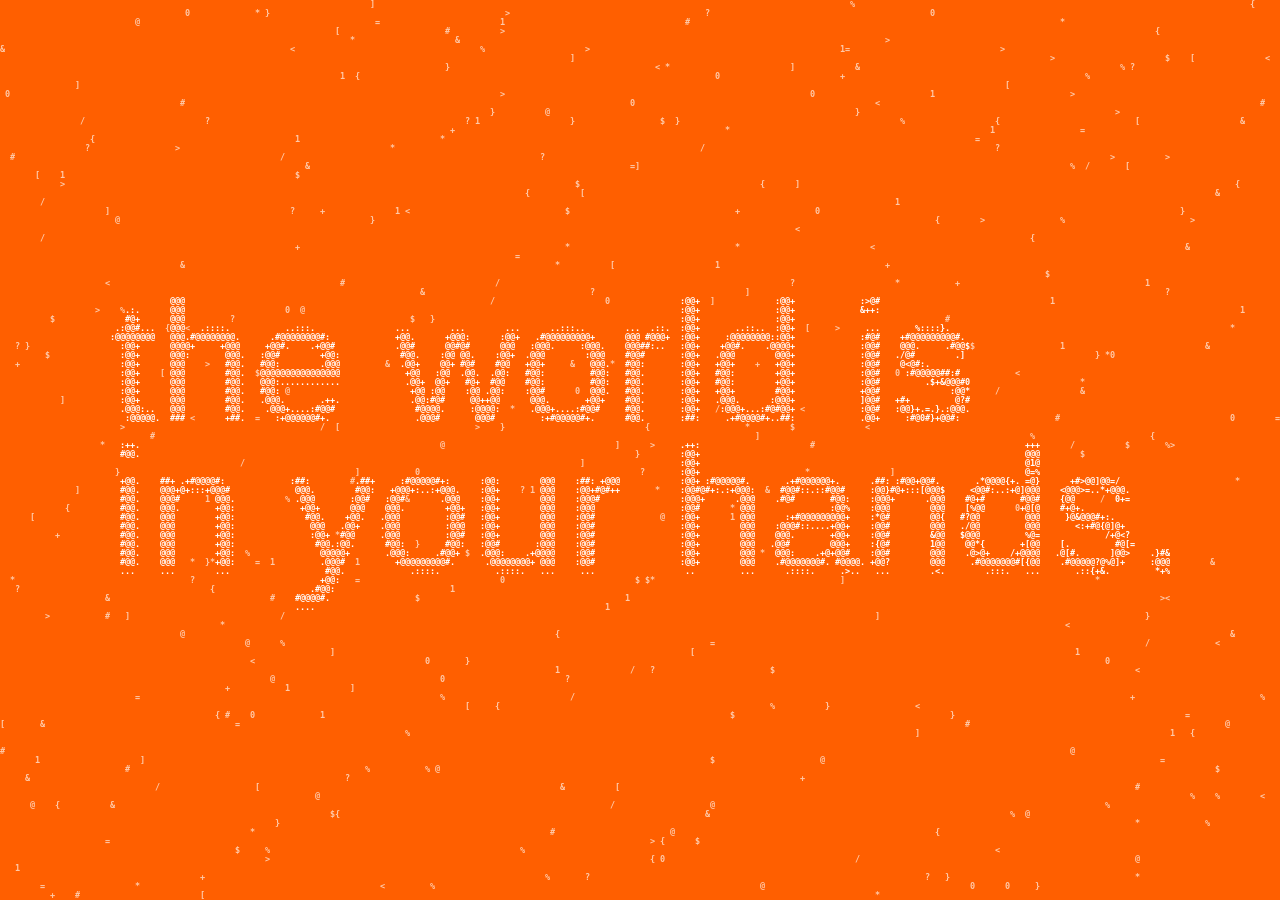
<file: index.html>
<!doctype html>
<html lang="en" class="home">
<head>
<meta charset="utf-8">
<meta name="viewport" content="width=device-width, initial-scale=1">
<title>Lennert Jessen</title>
<meta name="description" content="Lennert Jessen, GenAI engineer in Denmark.">
<link rel="stylesheet" href="style.css">
<script>try { if (!matchMedia('(prefers-reduced-motion: reduce)').matches && (!sessionStorage.getItem('ws-intro') || (performance.getEntriesByType('navigation')[0] || {}).type === 'reload')) document.documentElement.classList.add('intro', 'intro-orange') } catch (e) {}</script>
</head>
<body>
<header id="masthead">
<h1 class="site-title"><a href="index.html">Lennert Jessen</a></h1>
<h2 class="site-tagline">Head of Curiosity</h2>
</header>
<button id="menu-toggle" aria-label="Menu" aria-expanded="false"><span></span><span></span><span></span></button>
<nav id="primary"><ul><li><a href="intro.html">intro</a></li><li><a href="bio.html">bio</a></li><li><a href="projects.html">projects</a></li><li><a href="content.html">content i like</a></li><li><a href="contacts.html">contacts</a></li></ul></nav>
<main id="home">
<h2 class="sr-only">The world is in your hands.</h2>
<p id="hint">drag the globe</p>
</main>
<script src="menu.js"></script>
<script src="globe.js"></script>
<script src="intro.js"></script>
</body>
</html>
</file>
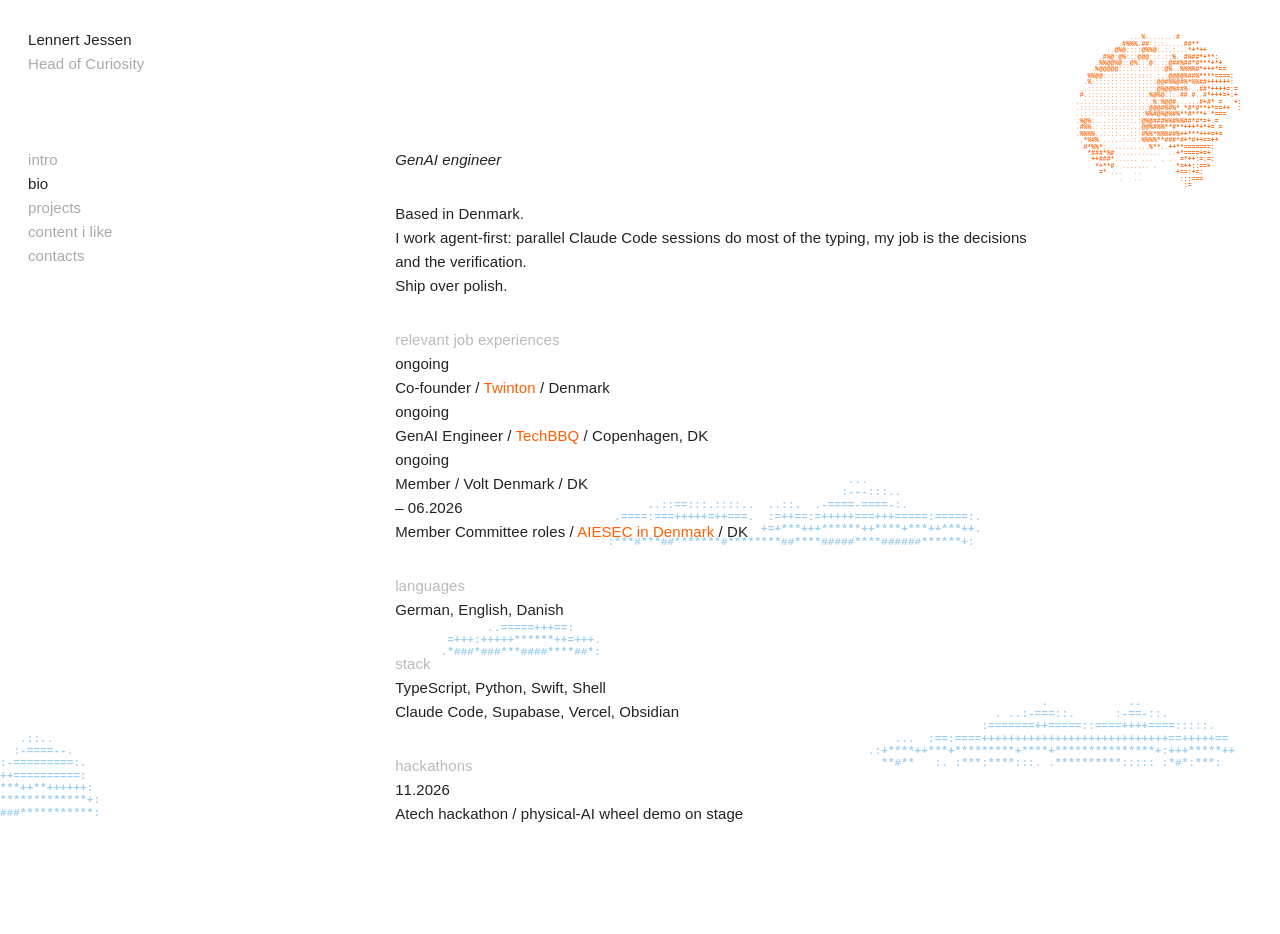
<file: bio.html>
<!doctype html>
<html lang="en">
<head>
<meta charset="utf-8">
<meta name="viewport" content="width=device-width, initial-scale=1">
<title>bio – Lennert Jessen</title>
<meta name="description" content="Lennert Jessen, GenAI engineer in Denmark.">
<link rel="stylesheet" href="style.css">
</head>
<body>
<header id="masthead">
<h1 class="site-title"><a href="index.html">Lennert Jessen</a></h1>
<h2 class="site-tagline">Head of Curiosity</h2>
</header>
<button id="menu-toggle" aria-label="Menu" aria-expanded="false"><span></span><span></span><span></span></button>
<nav id="primary"><ul><li><a href="intro.html">intro</a></li><li class="current"><a href="bio.html">bio</a></li><li><a href="projects.html">projects</a></li><li><a href="content.html">content i like</a></li><li><a href="contacts.html">contacts</a></li></ul></nav>
<main id="content" class="entry-content">
<p><em>GenAI engineer</em></p>

<p>Based in Denmark.<br>I work agent-first: parallel Claude Code sessions do most of the typing, my job is the decisions and the verification.<br>Ship over polish.</p>

<p><span class="label">relevant job experiences</span><br>
ongoing<br>Co-founder / <a href="https://twinton.ai" target="_blank" rel="noreferrer noopener">Twinton</a> / Denmark<br>
ongoing<br>GenAI Engineer / <a href="https://techbbq.dk/" target="_blank" rel="noreferrer noopener">TechBBQ</a> / Copenhagen, DK<br>
ongoing<br>Member / Volt Denmark / DK<br>
&ndash; 06.2026<br>Member Committee roles / <a href="https://www.aiesec.dk" target="_blank" rel="noreferrer noopener">AIESEC in Denmark</a> / DK</p>

<p><span class="label">languages</span><br>German, English, Danish</p>

<p><span class="label">stack</span><br>TypeScript, Python, Swift, Shell<br>Claude Code, Supabase, Vercel, Obsidian</p>

<p><span class="label">hackathons</span><br>11.2026<br>Atech hackathon / physical-AI wheel demo on stage</p>
</main>
<script src="menu.js"></script>
<script src="globe.js"></script>
<script src="clouds.js"></script>
</body>
</html>
</file>
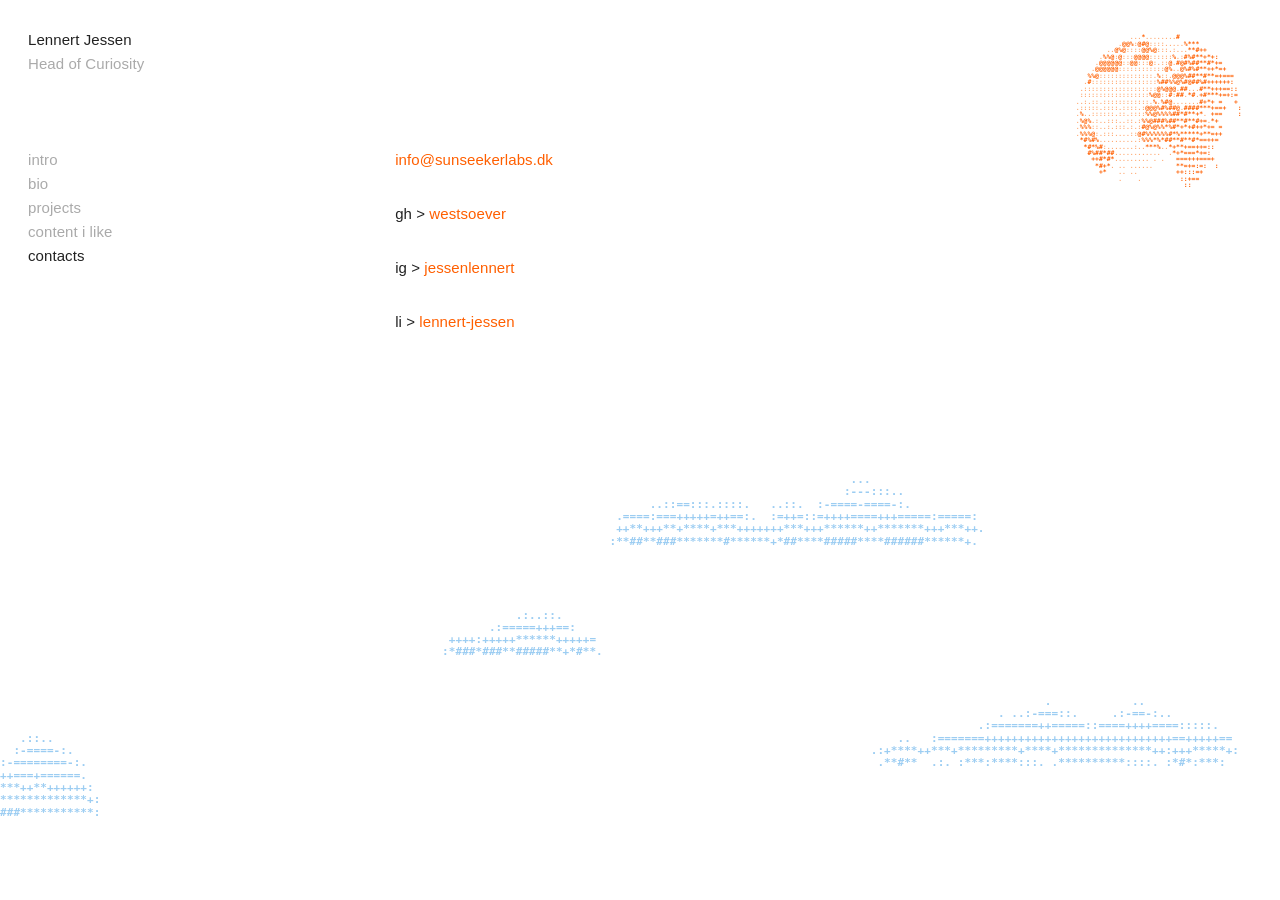
<file: contacts.html>
<!doctype html>
<html lang="en">
<head>
<meta charset="utf-8">
<meta name="viewport" content="width=device-width, initial-scale=1">
<title>contacts – Lennert Jessen</title>
<meta name="description" content="Lennert Jessen, GenAI engineer in Denmark.">
<link rel="stylesheet" href="style.css">
</head>
<body>
<header id="masthead">
<h1 class="site-title"><a href="index.html">Lennert Jessen</a></h1>
<h2 class="site-tagline">Head of Curiosity</h2>
</header>
<button id="menu-toggle" aria-label="Menu" aria-expanded="false"><span></span><span></span><span></span></button>
<nav id="primary"><ul><li><a href="intro.html">intro</a></li><li><a href="bio.html">bio</a></li><li><a href="projects.html">projects</a></li><li><a href="content.html">content i like</a></li><li class="current"><a href="contacts.html">contacts</a></li></ul></nav>
<main id="content" class="entry-content">
<p><a href="mailto:info@sunseekerlabs.dk">info@sunseekerlabs.dk</a></p>

<p>gh &gt; <a href="https://github.com/westsoever" target="_blank" rel="noreferrer noopener">westsoever</a></p>

<p>ig &gt; <a href="https://www.instagram.com/jessenlennert/" target="_blank" rel="noreferrer noopener">jessenlennert</a></p>

<p>li &gt; <a href="https://www.linkedin.com/in/lennert-jessen" target="_blank" rel="noreferrer noopener">lennert-jessen</a></p>
</main>
<script src="menu.js"></script>
<script src="globe.js"></script>
<script src="clouds.js"></script>
</body>
</html>
</file>
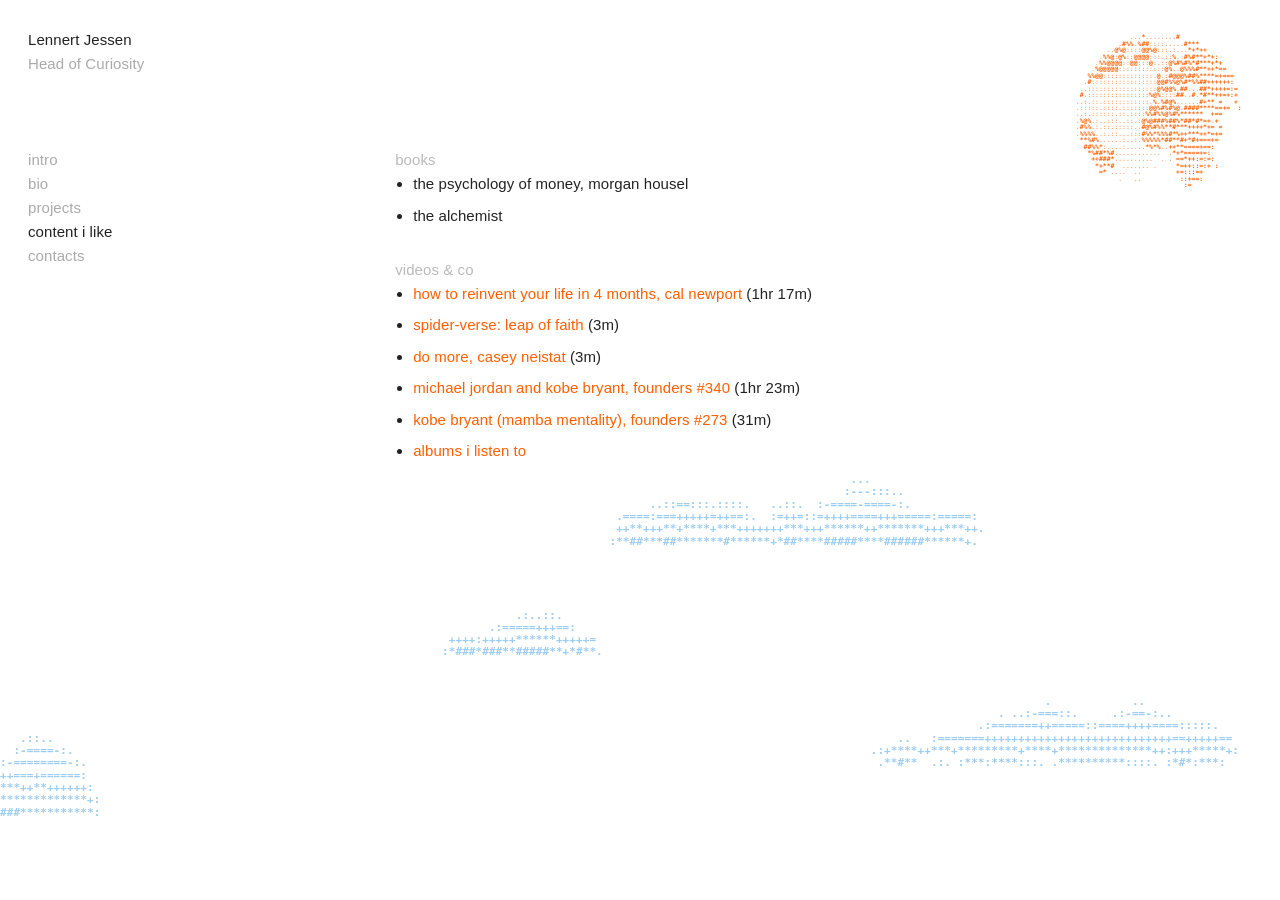
<file: content.html>
<!doctype html>
<html lang="en">
<head>
<meta charset="utf-8">
<meta name="viewport" content="width=device-width, initial-scale=1">
<title>content i like – Lennert Jessen</title>
<meta name="description" content="Lennert Jessen, GenAI engineer in Denmark.">
<link rel="stylesheet" href="style.css">
</head>
<body>
<header id="masthead">
<h1 class="site-title"><a href="index.html">Lennert Jessen</a></h1>
<h2 class="site-tagline">Head of Curiosity</h2>
</header>
<button id="menu-toggle" aria-label="Menu" aria-expanded="false"><span></span><span></span><span></span></button>
<nav id="primary"><ul><li><a href="intro.html">intro</a></li><li><a href="bio.html">bio</a></li><li><a href="projects.html">projects</a></li><li class="current"><a href="content.html">content i like</a></li><li><a href="contacts.html">contacts</a></li></ul></nav>
<main id="content" class="entry-content">
<div>
<span class="label">books</span>
<ul>
<li>the psychology of money, morgan housel</li>
<li>the alchemist</li>
</ul>
</div>
<div>
<span class="label">videos &amp; co</span>
<ul>
<li><a href="https://www.youtube.com/watch?v=0G7Wu4DnDaw" target="_blank" rel="noreferrer noopener">how to reinvent your life in 4 months, cal newport</a> (1hr 17m)</li>
<li><a href="https://www.youtube.com/watch?v=zDME7QO6_tM" target="_blank" rel="noreferrer noopener">spider-verse: leap of faith</a> (3m)</li>
<li><a href="https://www.youtube.com/watch?v=ZwYy4scOJi8" target="_blank" rel="noreferrer noopener">do more, casey neistat</a> (3m)</li>
<li><a href="https://podcasts.apple.com/us/podcast/340-michael-jordan-and-kobe-bryant/id1141877104?i=1000647681995" target="_blank" rel="noreferrer noopener">michael jordan and kobe bryant, founders #340</a> (1hr 23m)</li>
<li><a href="https://podcasts.apple.com/us/podcast/273-kobe-bryant-mamba-mentality/id1141877104?i=1000583974216" target="_blank" rel="noreferrer noopener">kobe bryant (mamba mentality), founders #273</a> (31m)</li>
<li><a href="https://open.spotify.com/playlist/4ZHGhjj2CsSYqwDnIMEx8d?si=ca746013ad4e4006" target="_blank" rel="noreferrer noopener">albums i listen to</a></li>
</ul>
</div>
</main>
<script src="menu.js"></script>
<script src="globe.js"></script>
<script src="clouds.js"></script>
</body>
</html>
</file>
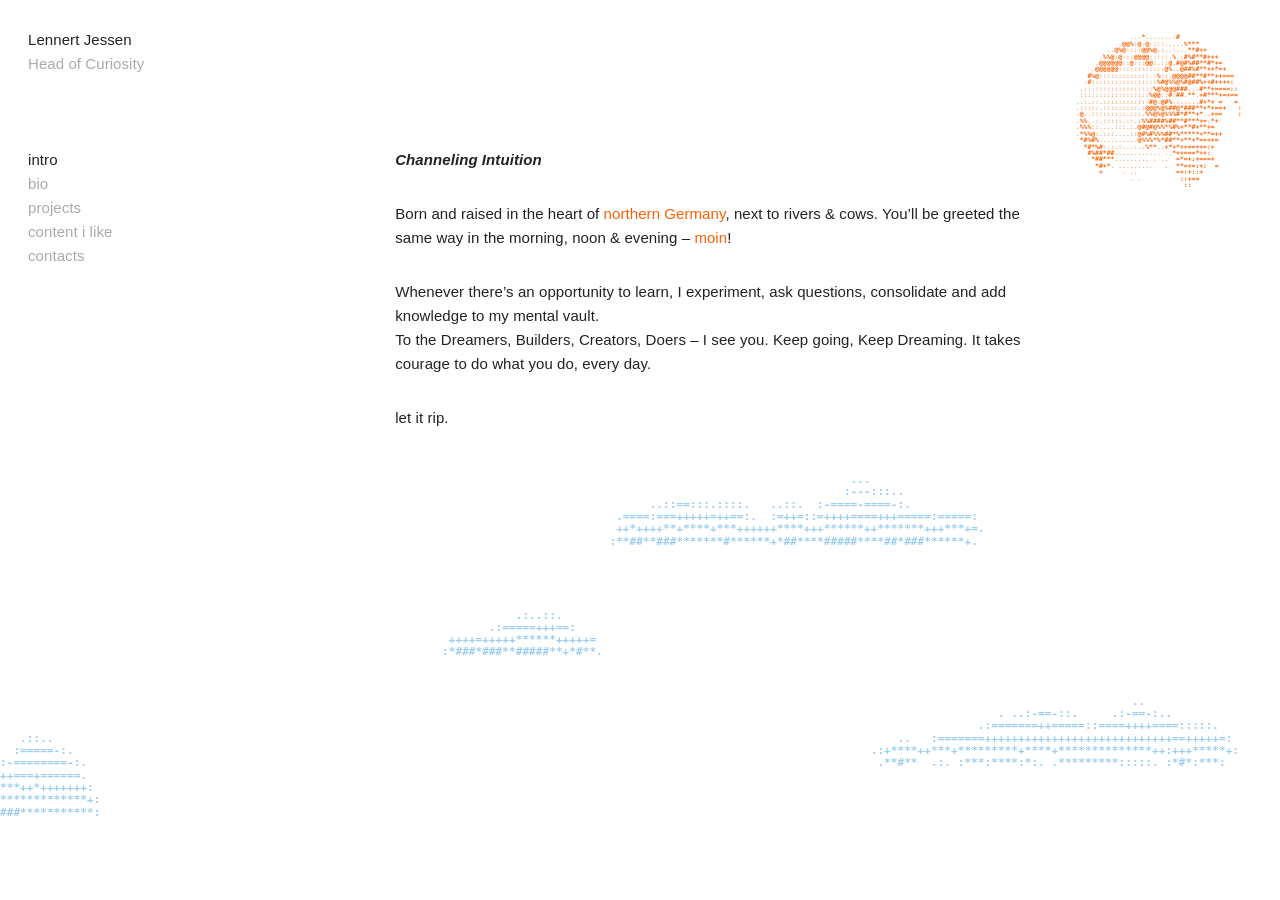
<file: intro.html>
<!doctype html>
<html lang="en">
<head>
<meta charset="utf-8">
<meta name="viewport" content="width=device-width, initial-scale=1">
<title>intro – Lennert Jessen</title>
<meta name="description" content="Lennert Jessen, GenAI engineer in Denmark.">
<link rel="stylesheet" href="style.css">
</head>
<body>
<header id="masthead">
<h1 class="site-title"><a href="index.html">Lennert Jessen</a></h1>
<h2 class="site-tagline">Head of Curiosity</h2>
</header>
<button id="menu-toggle" aria-label="Menu" aria-expanded="false"><span></span><span></span><span></span></button>
<nav id="primary"><ul><li class="current"><a href="intro.html">intro</a></li><li><a href="bio.html">bio</a></li><li><a href="projects.html">projects</a></li><li><a href="content.html">content i like</a></li><li><a href="contacts.html">contacts</a></li></ul></nav>
<main id="content" class="entry-content">
<p><strong><em>Channeling Intuition</em></strong></p>

<p>Born and raised in the heart of <a href="https://en.wikipedia.org/wiki/Northern_Germany" target="_blank" rel="noreferrer noopener">northern Germany</a>, next to rivers &amp; cows. You&rsquo;ll be greeted the same way in the morning, noon &amp; evening &ndash; <a href="https://en.wikipedia.org/wiki/Moin" target="_blank" rel="noreferrer noopener">moin</a>!</p>

<p>Whenever there&rsquo;s an opportunity to learn, I experiment, ask questions, consolidate and add knowledge to my mental vault.<br>To the Dreamers, Builders, Creators, Doers &ndash; I see you. Keep going, Keep Dreaming. It takes courage to do what you do, every day.</p>

<p>let it rip.</p>
</main>
<script src="menu.js"></script>
<script src="globe.js"></script>
<script src="clouds.js"></script>
</body>
</html>
</file>
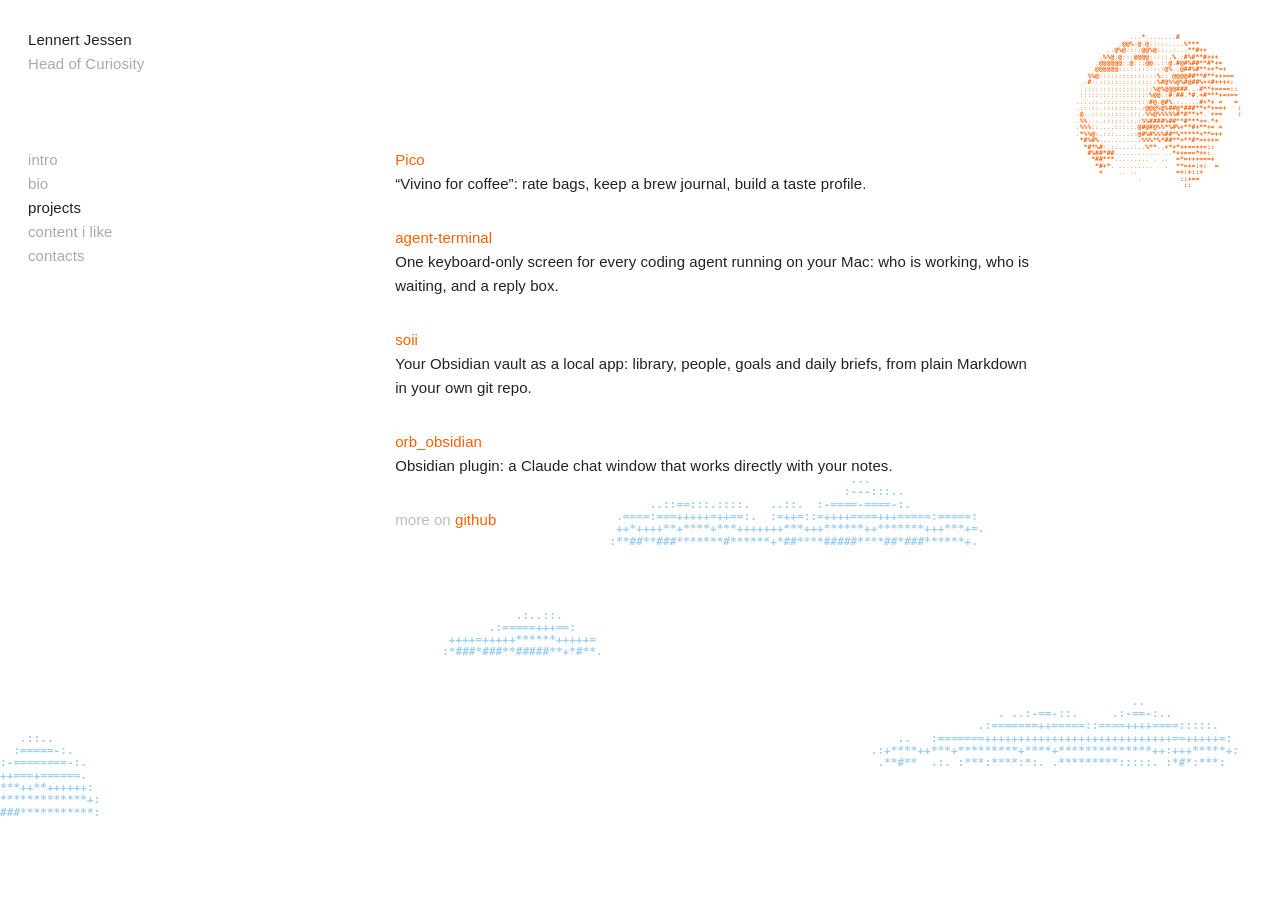
<file: projects.html>
<!doctype html>
<html lang="en">
<head>
<meta charset="utf-8">
<meta name="viewport" content="width=device-width, initial-scale=1">
<title>projects – Lennert Jessen</title>
<meta name="description" content="Lennert Jessen, GenAI engineer in Denmark.">
<link rel="stylesheet" href="style.css">
</head>
<body>
<header id="masthead">
<h1 class="site-title"><a href="index.html">Lennert Jessen</a></h1>
<h2 class="site-tagline">Head of Curiosity</h2>
</header>
<button id="menu-toggle" aria-label="Menu" aria-expanded="false"><span></span><span></span><span></span></button>
<nav id="primary"><ul><li><a href="intro.html">intro</a></li><li><a href="bio.html">bio</a></li><li class="current"><a href="projects.html">projects</a></li><li><a href="content.html">content i like</a></li><li><a href="contacts.html">contacts</a></li></ul></nav>
<main id="content" class="entry-content">
<p><a href="https://westsoever.github.io/pico/" target="_blank" rel="noreferrer noopener">Pico</a><br>&ldquo;Vivino for coffee&rdquo;: rate bags, keep a brew journal, build a taste profile.</p>

<p><a href="https://github.com/westsoever/agent-terminal" target="_blank" rel="noreferrer noopener">agent-terminal</a><br>One keyboard-only screen for every coding agent running on your Mac: who is working, who is waiting, and a reply box.</p>

<p><a href="https://github.com/westsoever/soiisauce" target="_blank" rel="noreferrer noopener">soii</a><br>Your Obsidian vault as a local app: library, people, goals and daily briefs, from plain Markdown in your own git repo.</p>

<p><a href="https://github.com/westsoever/orb_obsidian" target="_blank" rel="noreferrer noopener">orb_obsidian</a><br>Obsidian plugin: a Claude chat window that works directly with your notes.</p>

<p><span class="label">more on</span> <a href="https://github.com/westsoever" target="_blank" rel="noreferrer noopener">github</a></p>
</main>
<script src="menu.js"></script>
<script src="globe.js"></script>
<script src="clouds.js"></script>
</body>
</html>
</file>
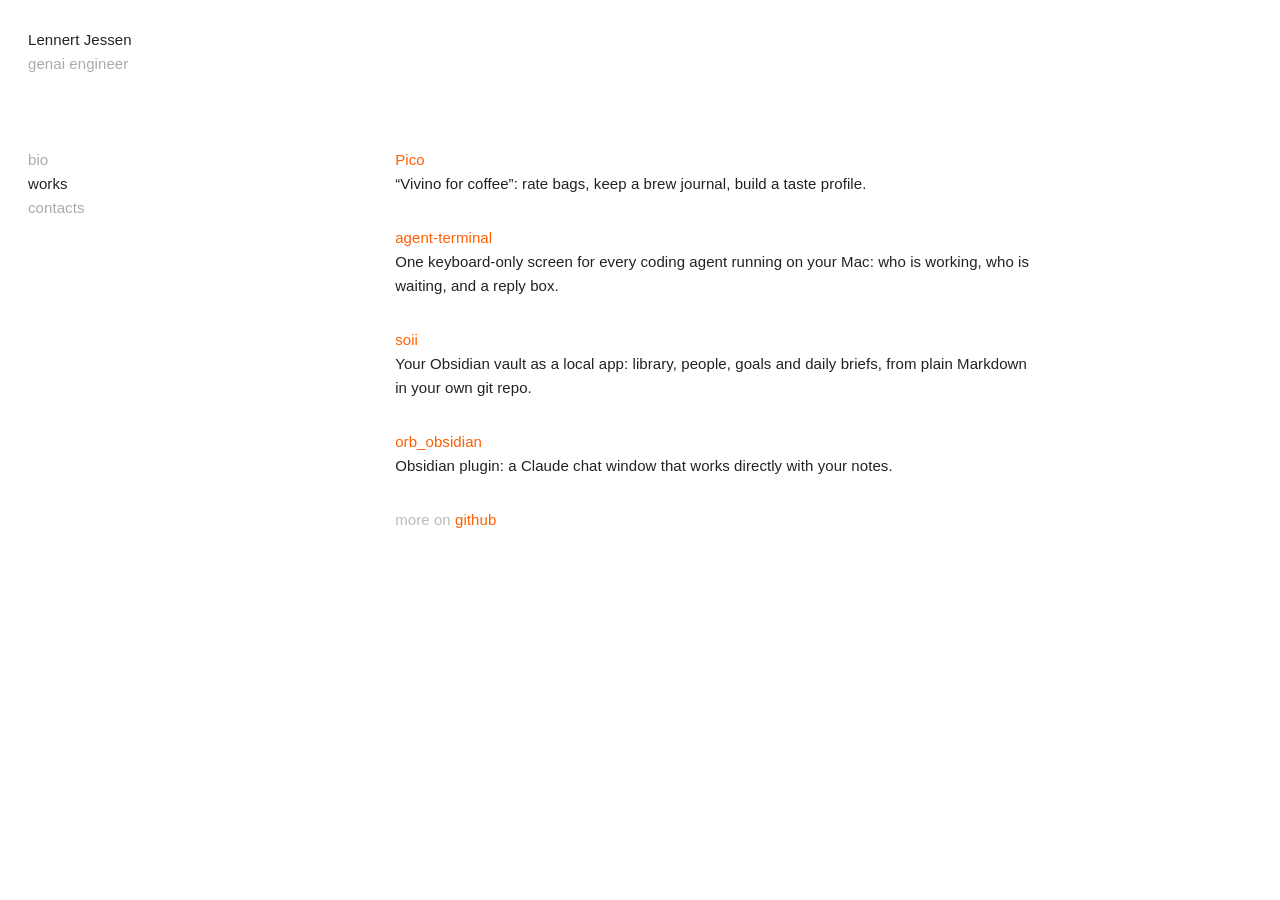
<file: works.html>
<!doctype html>
<html lang="en">
<head>
<meta charset="utf-8">
<meta name="viewport" content="width=device-width, initial-scale=1">
<title>works – Lennert Jessen</title>
<meta name="description" content="Lennert Jessen, GenAI engineer in Denmark.">
<link rel="stylesheet" href="style.css">
</head>
<body>
<header id="masthead">
<h1 class="site-title"><a href="index.html">Lennert Jessen</a></h1>
<h2 class="site-tagline">genai engineer</h2>
</header>
<button id="menu-toggle" aria-label="Menu" aria-expanded="false"><span></span><span></span><span></span></button>
<nav id="primary"><ul><li><a href="bio.html">bio</a></li><li class="current"><a href="works.html">works</a></li><li><a href="contacts.html">contacts</a></li></ul></nav>
<main id="content" class="entry-content">
<p><a href="https://westsoever.github.io/pico/" target="_blank" rel="noreferrer noopener">Pico</a><br>&ldquo;Vivino for coffee&rdquo;: rate bags, keep a brew journal, build a taste profile.</p>

<p><a href="https://github.com/westsoever/agent-terminal" target="_blank" rel="noreferrer noopener">agent-terminal</a><br>One keyboard-only screen for every coding agent running on your Mac: who is working, who is waiting, and a reply box.</p>

<p><a href="https://github.com/westsoever/soiisauce" target="_blank" rel="noreferrer noopener">soii</a><br>Your Obsidian vault as a local app: library, people, goals and daily briefs, from plain Markdown in your own git repo.</p>

<p><a href="https://github.com/westsoever/orb_obsidian" target="_blank" rel="noreferrer noopener">orb_obsidian</a><br>Obsidian plugin: a Claude chat window that works directly with your notes.</p>

<p><span class="label">more on</span> <a href="https://github.com/westsoever" target="_blank" rel="noreferrer noopener">github</a></p>
</main>
<script src="menu.js"></script>
</body>
</html>
</file>
<file: style.css>
/* Layout and colours follow the "Index" portfolio theme used by matteofontana.eu. */
* { box-sizing: border-box; }
html { font-size: 15px; line-height: 1.6; letter-spacing: 0.005rem; overflow-y: scroll; -webkit-font-smoothing: antialiased; }
body { margin: 0; padding: 28px; background: #fff; color: #222; font-family: "Helvetica Neue", Helvetica, Arial, sans-serif; }
h1, h2, p, ul { margin: 0; padding: 0; font-weight: normal; font-size: 1rem; }
ul { list-style: none; }

a { text-decoration: none; border-bottom: 1px solid transparent; transition: .25s ease-out; }

/* Moving between pages cross-fades instead of flashing, so the globe and clouds read as one continuous scene. */
@view-transition { navigation: auto; }

/* Fixed header and menu on the left */
#masthead { position: fixed; top: 28px; left: 28px; z-index: 102; }
.site-title a { color: #222; }
.site-title a:hover, .site-tagline { color: #aaa; }
#primary { position: fixed; top: 148px; left: 28px; z-index: 101; }
#primary a { color: #aaa; }
#primary a:hover, #primary .current a { color: #222; }

/* Content on the right */
#content { margin: 120px 0 80px auto; max-width: 70%; }
.entry-content > * { margin-bottom: 2rem; max-width: 640px; }
.entry-content a { color: #ff5f00; }
.entry-content a:hover { color: #222; border-bottom-color: #222; }
.label { color: #bababa; }
.entry-content ul { list-style: disc; padding-left: 1.2em; }
.entry-content li { margin-bottom: .5rem; }

/* Spinning ASCII globe (globe.js): top-right corner, smaller where it would reach the content */
#globe { position: fixed; top: 28px; right: 28px; width: 180px; height: 180px; pointer-events: none; z-index: 100; }
@media screen and (max-width: 1279px) { #globe { width: 88px; height: 88px; } }

/* Homepage (intro.js): one screen, no scrolling. The rail and hint stay hidden until the intro has played. */
html.home { overflow: hidden; }
html.home #globe { display: none; }
html.intro-orange body { background: #ff5f00; }
html.home #masthead, html.home #menu-toggle, html.home #hint { transition: opacity .8s ease-out, visibility .8s; }
html.intro #masthead, html.intro #primary, html.intro #menu-toggle, html.intro #hint { opacity: 0; visibility: hidden; }
#intro { position: fixed; top: 0; left: 0; width: 100%; height: 100%; z-index: 110; touch-action: none; }
#intro.rest { z-index: 100; }
#hint { position: fixed; right: 28px; bottom: 28px; z-index: 101; color: #aaa; pointer-events: none; }
#hint.done { opacity: 0; }
.sr-only { position: absolute; width: 1px; height: 1px; overflow: hidden; clip: rect(0 0 0 0); white-space: nowrap; }
@media screen and (min-width: 769px) { html.home #primary { transition: opacity .8s ease-out, visibility .8s; } }

/* Drifting ASCII clouds (clouds.js) behind the bottom half of every page except the homepage */
#clouds { position: fixed; left: 0; bottom: 0; width: 100%; height: 50vh; z-index: -1; pointer-events: none; }

/* Mobile: hamburger opens the menu as a full-screen overlay */
#menu-toggle { display: none; }
@media screen and (max-width: 768px) {
  html { font-size: 18px; }
  #content { max-width: 100%; }
  #menu-toggle { display: block; position: fixed; top: 29px; right: 28px; width: 24px; height: 21px; padding: 0; border: 0; background: none; cursor: pointer; z-index: 103; }
  #menu-toggle span { position: absolute; left: 0; width: 100%; height: 2px; background: #222; transition: .15s ease-out; }
  #menu-toggle span:nth-child(1) { top: 0; }
  #menu-toggle span:nth-child(2) { top: 9px; }
  #menu-toggle span:nth-child(3) { top: 18px; }
  #menu-toggle.open span:nth-child(1) { top: 9px; transform: rotate(45deg); }
  #menu-toggle.open span:nth-child(2) { opacity: 0; }
  #menu-toggle.open span:nth-child(3) { top: 9px; transform: rotate(-45deg); }
  #primary { top: 0; left: 0; right: 0; bottom: 0; padding: 148px 28px 0; background: #fff; visibility: hidden; opacity: 0; transition: visibility .35s, opacity .35s ease-out; }
  #primary.showing { visibility: visible; opacity: 1; }
  #globe { top: 20px; right: 68px; width: 80px; height: 80px; }
  #hint { display: none; }
}
</file>
